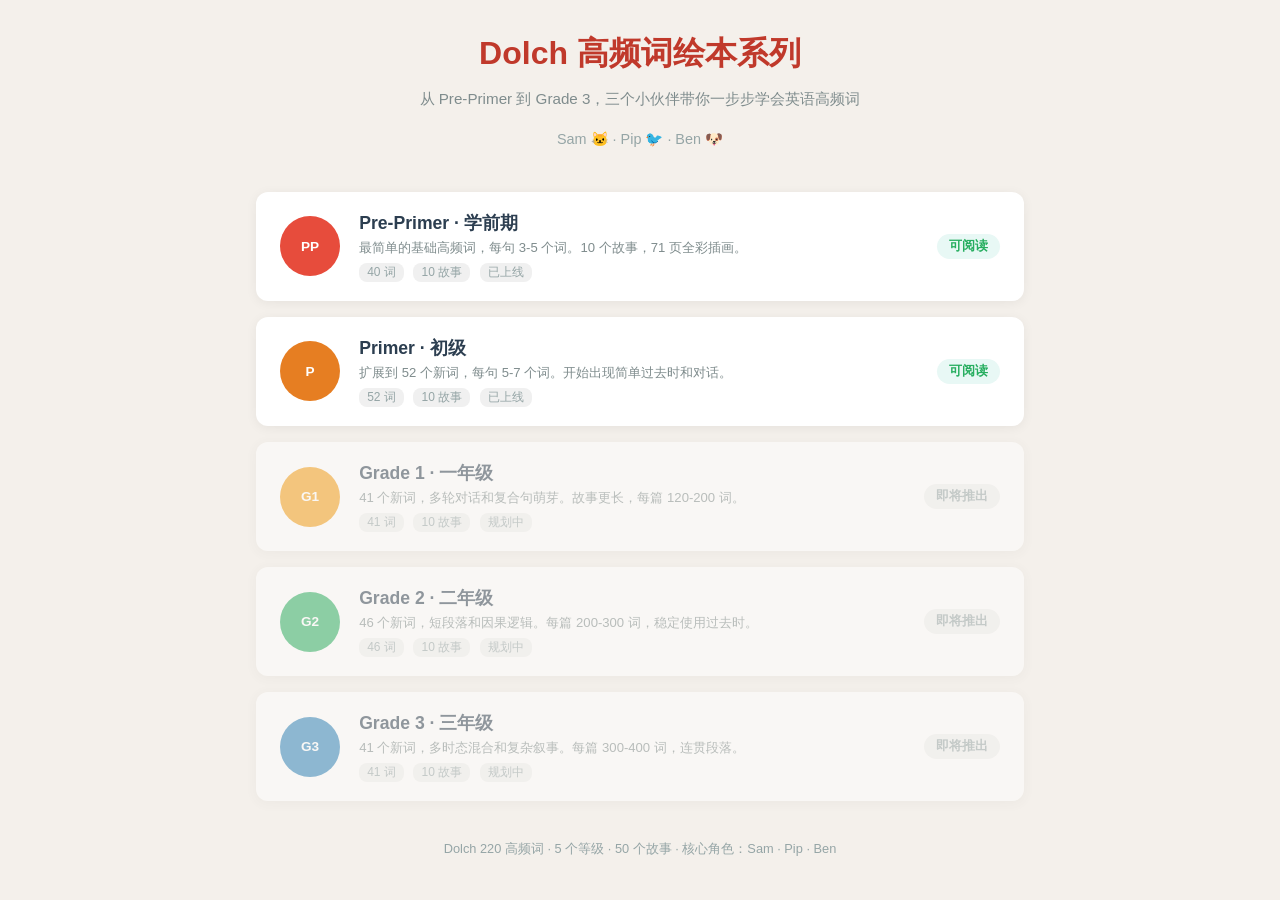
<file: layouts/index.html>
<!DOCTYPE html>
<html lang="zh-CN">
<head>
  <meta charset="UTF-8">
  <meta name="viewport" content="width=device-width, initial-scale=1.0">
  <title>Dolch 高频词绘本系列</title>
  <link rel="icon" type="image/svg+xml" href="/favicon.svg">
  <style>
    * { margin: 0; padding: 0; box-sizing: border-box; }
    body {
      font-family: 'Noto Sans SC', 'PingFang SC', sans-serif;
      background: #f4f0eb;
      color: #2c3e50;
      min-height: 100vh;
    }
    .container { max-width: 800px; margin: 0 auto; padding: 2rem 1rem; }

    /* Header */
    header { text-align: center; margin-bottom: 2.5rem; }
    header h1 { font-size: 2rem; color: #c0392b; font-family: Nunito, 'Noto Sans SC', sans-serif; }
    header p { margin-top: 0.6rem; color: #7f8c8d; font-size: 0.95rem; line-height: 1.7; }
    .characters { margin-top: 1rem; font-size: 0.9rem; color: #95a5a6; }

    /* Level cards */
    .level-list { display: flex; flex-direction: column; gap: 1rem; }

    .level-card {
      background: #fff;
      border-radius: 12px;
      padding: 1.2rem 1.5rem;
      box-shadow: 0 2px 12px rgba(0,0,0,0.06);
      display: flex;
      align-items: center;
      gap: 1.2rem;
      transition: transform 0.15s, box-shadow 0.15s;
      text-decoration: none;
      color: inherit;
    }

    .level-card.active:hover {
      transform: translateY(-2px);
      box-shadow: 0 4px 20px rgba(0,0,0,0.1);
    }

    .level-card.disabled {
      opacity: 0.5;
      cursor: default;
    }

    .level-badge {
      flex-shrink: 0;
      width: 60px;
      height: 60px;
      border-radius: 50%;
      display: flex;
      align-items: center;
      justify-content: center;
      font-weight: 700;
      font-size: 0.85rem;
      color: #fff;
      font-family: Nunito, sans-serif;
    }

    .badge-pp { background: #e74c3c; }
    .badge-p  { background: #e67e22; }
    .badge-1  { background: #f39c12; }
    .badge-2  { background: #27ae60; }
    .badge-3  { background: #2980b9; }

    .level-info { flex: 1; }
    .level-name { font-size: 1.1rem; font-weight: 700; }
    .level-desc { font-size: 0.82rem; color: #7f8c8d; margin-top: 0.2rem; line-height: 1.5; }
    .level-stats {
      display: flex; gap: 0.6rem; margin-top: 0.3rem;
      font-size: 0.75rem; color: #95a5a6;
    }
    .level-stats span {
      background: #f0f0f0; padding: 1px 8px; border-radius: 8px;
    }

    .level-status {
      flex-shrink: 0;
      font-size: 0.8rem;
      font-weight: 700;
      padding: 4px 12px;
      border-radius: 20px;
    }
    .status-ready { background: #e8f8f5; color: #27ae60; }
    .status-soon  { background: #f0f0f0; color: #95a5a6; }

    footer {
      text-align: center; margin-top: 2.5rem;
      font-size: 0.8rem; color: #95a5a6;
    }

    @media (max-width: 480px) {
      .level-card { padding: 1rem; gap: 0.8rem; }
      .level-badge { width: 48px; height: 48px; font-size: 0.75rem; }
    }
  </style>
</head>
<body>
  <div class="container">
    <header>
      <h1>Dolch 高频词绘本系列</h1>
      <p>从 Pre-Primer 到 Grade 3，三个小伙伴带你一步步学会英语高频词</p>
      <p class="characters">Sam &#x1F431; · Pip &#x1F426; · Ben &#x1F436;</p>
    </header>

    <div class="level-list">
      <!-- PP — 已完成 -->
      <a href="/pp-storybook/" class="level-card active">
        <div class="level-badge badge-pp">PP</div>
        <div class="level-info">
          <div class="level-name">Pre-Primer · 学前期</div>
          <div class="level-desc">最简单的基础高频词，每句 3-5 个词。10 个故事，71 页全彩插画。</div>
          <div class="level-stats"><span>40 词</span><span>10 故事</span><span>已上线</span></div>
        </div>
        <div class="level-status status-ready">可阅读</div>
      </a>

      <!-- Primer — 已完成 -->
      <a href="/p-storybook/" class="level-card active">
        <div class="level-badge badge-p">P</div>
        <div class="level-info">
          <div class="level-name">Primer · 初级</div>
          <div class="level-desc">扩展到 52 个新词，每句 5-7 个词。开始出现简单过去时和对话。</div>
          <div class="level-stats"><span>52 词</span><span>10 故事</span><span>已上线</span></div>
        </div>
        <div class="level-status status-ready">可阅读</div>
      </a>

      <!-- Grade 1 — 未完成 -->
      <div class="level-card disabled">
        <div class="level-badge badge-1">G1</div>
        <div class="level-info">
          <div class="level-name">Grade 1 · 一年级</div>
          <div class="level-desc">41 个新词，多轮对话和复合句萌芽。故事更长，每篇 120-200 词。</div>
          <div class="level-stats"><span>41 词</span><span>10 故事</span><span>规划中</span></div>
        </div>
        <div class="level-status status-soon">即将推出</div>
      </div>

      <!-- Grade 2 — 未完成 -->
      <div class="level-card disabled">
        <div class="level-badge badge-2">G2</div>
        <div class="level-info">
          <div class="level-name">Grade 2 · 二年级</div>
          <div class="level-desc">46 个新词，短段落和因果逻辑。每篇 200-300 词，稳定使用过去时。</div>
          <div class="level-stats"><span>46 词</span><span>10 故事</span><span>规划中</span></div>
        </div>
        <div class="level-status status-soon">即将推出</div>
      </div>

      <!-- Grade 3 — 未完成 -->
      <div class="level-card disabled">
        <div class="level-badge badge-3">G3</div>
        <div class="level-info">
          <div class="level-name">Grade 3 · 三年级</div>
          <div class="level-desc">41 个新词，多时态混合和复杂叙事。每篇 300-400 词，连贯段落。</div>
          <div class="level-stats"><span>41 词</span><span>10 故事</span><span>规划中</span></div>
        </div>
        <div class="level-status status-soon">即将推出</div>
      </div>
    </div>

    <footer>
      <p>Dolch 220 高频词 · 5 个等级 · 50 个故事 · 核心角色：Sam · Pip · Ben</p>
    </footer>
  </div>
</body>
</html>
</file>
